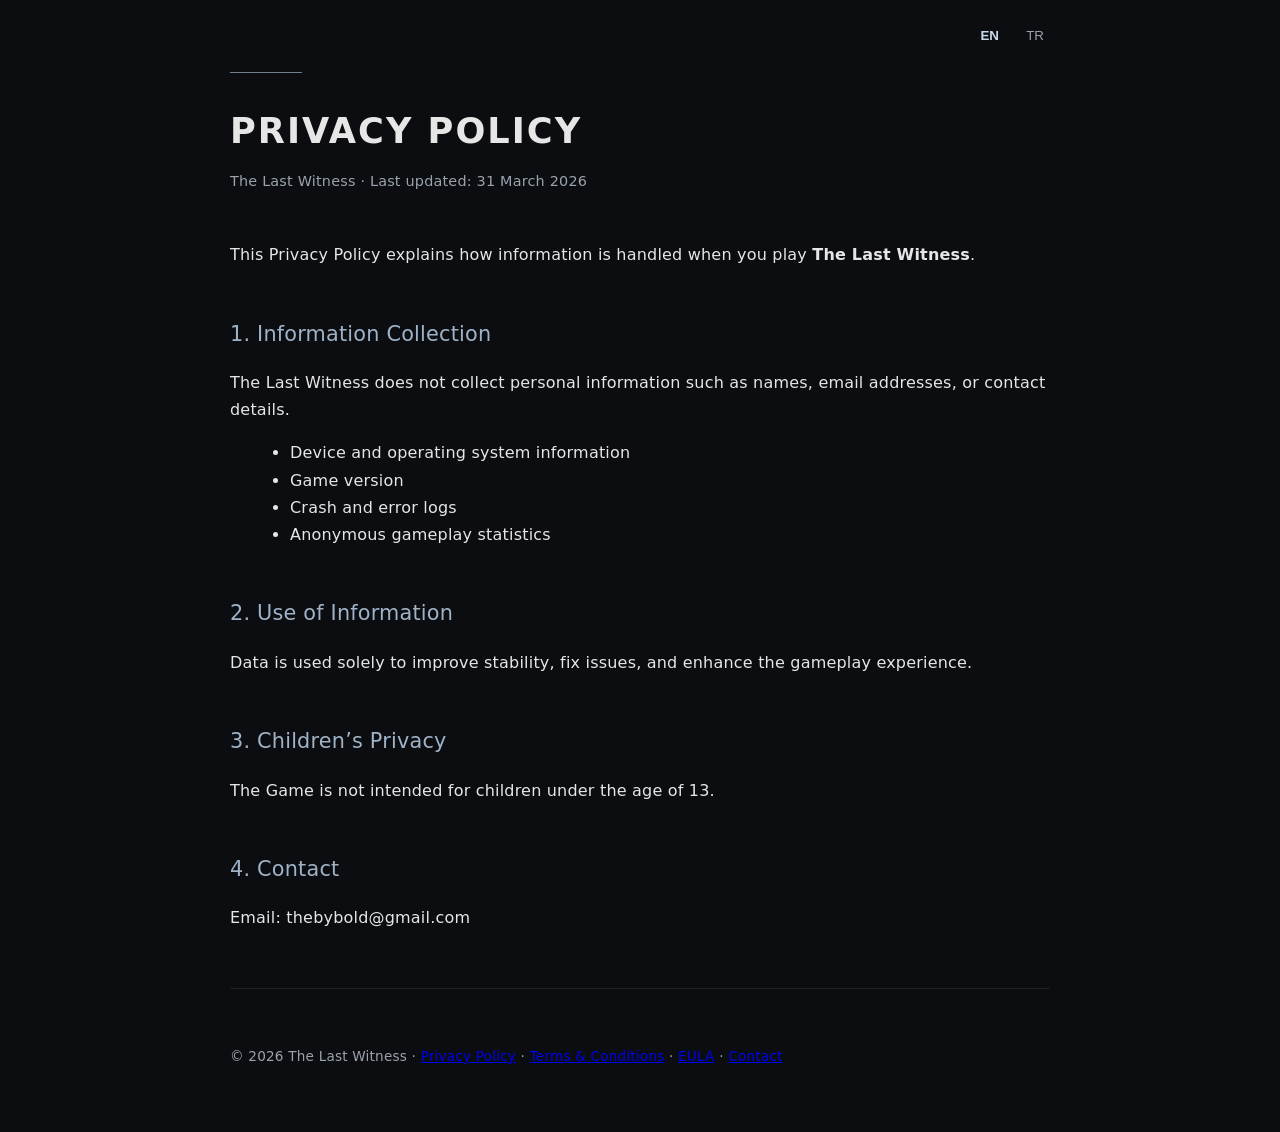
<file: index.html>
<!DOCTYPE html>
<html lang="en">
<head>
  <meta charset="UTF-8" />
  <title>The Last Witness – Privacy Policy</title>
  <meta name="viewport" content="width=device-width, initial-scale=1.0" />

  <style>
    :root {
      --bg: #0b0d10;
      --text: #e6e6e6;
      --muted: #9aa3ad;
      --accent: #9fb3c8;
      --accent-strong: #c9d9ee;
      --line: rgba(255,255,255,0.08);
    }

    body {
      margin: 0;
      padding: 0;
      background: var(--bg);
      color: var(--text);
      font-family: system-ui, -apple-system, BlinkMacSystemFont, "Segoe UI",
                   Roboto, Arial, sans-serif;
      line-height: 1.7;
      letter-spacing: 0.2px;
    }

    .container {
      max-width: 820px;
      margin: 0 auto;
      padding: 72px 24px 64px;
      position: relative;
    }

    /* LANGUAGE SWITCH */
    .lang-switch {
      position: absolute;
      top: 24px;
      right: 24px;
      z-index: 10;
      font-size: 0.85rem;
      letter-spacing: 1px;
    }

    .lang-switch button {
      background: none;
      border: none;
      color: var(--muted);
      cursor: pointer;
      margin-left: 10px;
      padding: 4px 6px;
      transition: color 0.2s ease;
    }

    .lang-switch button:hover {
      color: var(--accent);
    }

    .lang-switch button.active {
      color: var(--accent-strong);
      font-weight: 600;
    }

    /* SIGIL */
    .sigil {
      width: 72px;
      height: 1px;
      background: var(--accent);
      opacity: 0.7;
      margin-bottom: 28px;
      animation: sigilPulse 4.5s ease-in-out infinite;
    }

    @keyframes sigilPulse {
      0%   { opacity: 0.35; }
      50%  { opacity: 0.85; }
      100% { opacity: 0.35; }
    }

    h1 {
      font-size: 2.2rem;
      letter-spacing: 2px;
      text-transform: uppercase;
      margin-bottom: 8px;
    }

    .subtitle {
      color: var(--muted);
      font-size: 0.9rem;
      margin-bottom: 48px;
    }

    h2 {
      margin-top: 48px;
      font-size: 1.3rem;
      color: var(--accent);
      font-weight: 500;
    }

    p, li {
      font-size: 1rem;
    }

    ul {
      margin-left: 20px;
    }

    hr {
      border: none;
      border-top: 1px solid var(--line);
      margin: 56px 0;
    }

    footer {
      font-size: 0.85rem;
      color: var(--muted);
    }

    .lang {
      display: none;
    }

    .lang.active {
      display: block;
    }
  </style>
</head>

<body>
  <div class="container">

    <!-- LANGUAGE SWITCH -->
    <div class="lang-switch">
      <button id="btn-en" class="active" onclick="setLang('en')">EN</button>
      <button id="btn-tr" onclick="setLang('tr')">TR</button>
    </div>

    <!-- SIGIL -->
    <div class="sigil"></div>

    <!-- ENGLISH -->
    <div id="lang-en" class="lang active">
      <h1>Privacy Policy</h1>
      <div class="subtitle">The Last Witness · Last updated: 31 March 2026</div>

      <p>
        This Privacy Policy explains how information is handled when you play
        <strong>The Last Witness</strong>.
      </p>

      <h2>1. Information Collection</h2>
      <p>
        The Last Witness does not collect personal information such as names,
        email addresses, or contact details.
      </p>
      <ul>
        <li>Device and operating system information</li>
        <li>Game version</li>
        <li>Crash and error logs</li>
        <li>Anonymous gameplay statistics</li>
      </ul>

      <h2>2. Use of Information</h2>
      <p>
        Data is used solely to improve stability, fix issues, and enhance the
        gameplay experience.
      </p>

      <h2>3. Children’s Privacy</h2>
      <p>
        The Game is not intended for children under the age of 13.
      </p>

      <h2>4. Contact</h2>
      <p>Email: thebybold@gmail.com</p>
    </div>

    <!-- TURKISH -->
    <div id="lang-tr" class="lang">
      <h1>Gizlilik Politikası</h1>
      <div class="subtitle">The Last Witness · Son güncelleme: 31 Mart 2026</div>

      <p>
        Bu Gizlilik Politikası, <strong>The Last Witness</strong> oyununu
        oynadığınızda bilgilerin nasıl işlendiğini açıklar.
      </p>

      <h2>1. Bilgi Toplama</h2>
      <p>
        The Last Witness; ad, e‑posta veya iletişim bilgileri gibi kişisel
        verileri toplamaz.
      </p>
      <ul>
        <li>Cihaz ve işletim sistemi bilgileri</li>
        <li>Oyun sürümü</li>
        <li>Çökme ve hata kayıtları</li>
        <li>Anonim oyun içi istatistikler</li>
      </ul>

      <h2>2. Bilgilerin Kullanımı</h2>
      <p>
        Toplanan veriler yalnızca oyunun kararlılığını artırmak, hataları
        düzeltmek ve deneyimi iyileştirmek amacıyla kullanılır.
      </p>

      <h2>3. Çocukların Gizliliği</h2>
      <p>
        Oyun 13 yaş altındaki çocuklara yönelik değildir.
      </p>

      <h2>4. İletişim</h2>
      <p>E‑posta: thebybold@gmail.com</p>
    </div>

    <hr />
<footer>
  © 2026 The Last Witness ·
  <a href="index.html">Privacy Policy</a> ·
  <a href="terms.html">Terms & Conditions</a> ·
  <a href="eula.html">EULA</a> ·
  <a href="mailto:thebybold@gmail.com">Contact</a>
</footer>

  </div>

  <script>
    function setLang(lang) {
      document.getElementById('lang-en').classList.remove('active');
      document.getElementById('lang-tr').classList.remove('active');
      document.getElementById('btn-en').classList.remove('active');
      document.getElementById('btn-tr').classList.remove('active');

      document.getElementById('lang-' + lang).classList.add('active');
      document.getElementById('btn-' + lang).classList.add('active');

      document.documentElement.lang = lang;
    }
  </script>
</body>
</html>
</file>
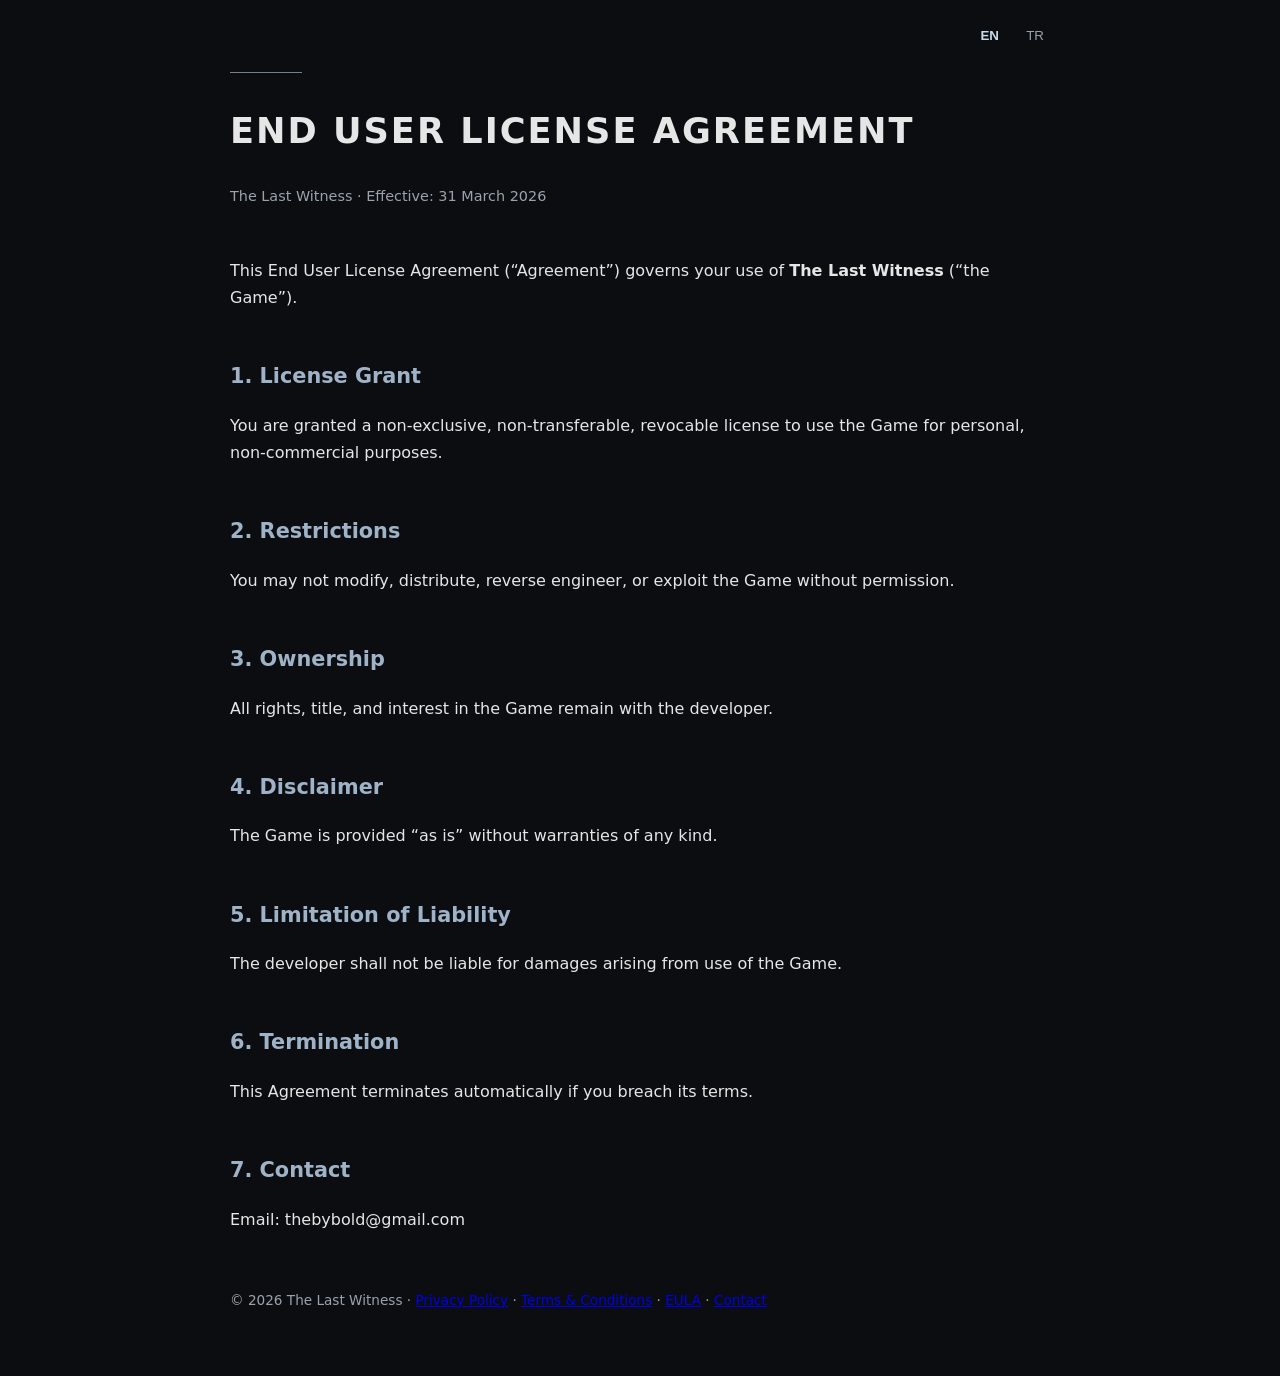
<file: eula.html>
<!DOCTYPE html>
<html lang="en">
<head>
  <meta charset="UTF-8" />
  <title>The Last Witness – EULA</title>
  <meta name="viewport" content="width=device-width, initial-scale=1.0" />
  <link rel="stylesheet" href="assets/style.css" />
</head>

<body>
<div class="container">

  <div class="lang-switch">
    <button id="btn-en" class="active">EN</button>
    <button id="btn-tr">TR</button>
  </div>

  <div class="sigil"></div>

  <!-- EN -->
  <div id="lang-en" class="lang active">
    <h1>End User License Agreement</h1>
    <div class="subtitle">The Last Witness · Effective: 31 March 2026</div>

    <p>
      This End User License Agreement (“Agreement”) governs your use of
      <strong>The Last Witness</strong> (“the Game”).
    </p>

    <h2>1. License Grant</h2>
    <p>
      You are granted a non‑exclusive, non‑transferable, revocable license to
      use the Game for personal, non‑commercial purposes.
    </p>

    <h2>2. Restrictions</h2>
    <p>
      You may not modify, distribute, reverse engineer, or exploit the Game
      without permission.
    </p>

    <h2>3. Ownership</h2>
    <p>
      All rights, title, and interest in the Game remain with the developer.
    </p>

    <h2>4. Disclaimer</h2>
    <p>
      The Game is provided “as is” without warranties of any kind.
    </p>

    <h2>5. Limitation of Liability</h2>
    <p>
      The developer shall not be liable for damages arising from use of the Game.
    </p>

    <h2>6. Termination</h2>
    <p>
      This Agreement terminates automatically if you breach its terms.
    </p>

    <h2>7. Contact</h2>
    <p>Email: thebybold@gmail.com</p>
  </div>

  <!-- TR -->
  <div id="lang-tr" class="lang">
    <h1>Son Kullanıcı Lisans Sözleşmesi</h1>
    <div class="subtitle">The Last Witness · Yürürlük: 31 Mart 2026</div>

    <p>
      Bu sözleşme, <strong>The Last Witness</strong> oyununun kullanımını
      düzenler.
    </p>

    <h2>1. Lisans</h2>
    <p>
      Oyun, kişisel ve ticari olmayan kullanım için lisanslanmıştır.
    </p>

    <h2>2. Kısıtlamalar</h2>
    <p>
      Oyun izinsiz değiştirilemez, dağıtılamaz veya tersine mühendislik
      yapılamaz.
    </p>

    <h2>3. Mülkiyet</h2>
    <p>
      Oyunun tüm hakları geliştiriciye aittir.
    </p>

    <h2>4. Sorumluluk Reddi</h2>
    <p>
      Oyun “olduğu gibi” sunulmaktadır.
    </p>

    <h2>5. Sorumluluğun Sınırı</h2>
    <p>
      Geliştirici, doğabilecek zararlardan sorumlu tutulamaz.
    </p>

    <h2>6. Fesih</h2>
    <p>
      Şartların ihlali durumunda lisans otomatik olarak sona erer.
    </p>

    <h2>7. İletişim</h2>
    <p>E‑posta: thebybold@gmail.com</p>
  </div>

 <footer>
  © 2026 The Last Witness ·
  <a href="index.html">Privacy Policy</a> ·
  <a href="terms.html">Terms & Conditions</a> ·
  <a href="eula.html">EULA</a> ·
  <a href="mailto:thebybold@gmail.com">Contact</a>
</footer>

</div>

<script src="assets/legal.js"></script>
</body>
</html>
</file>
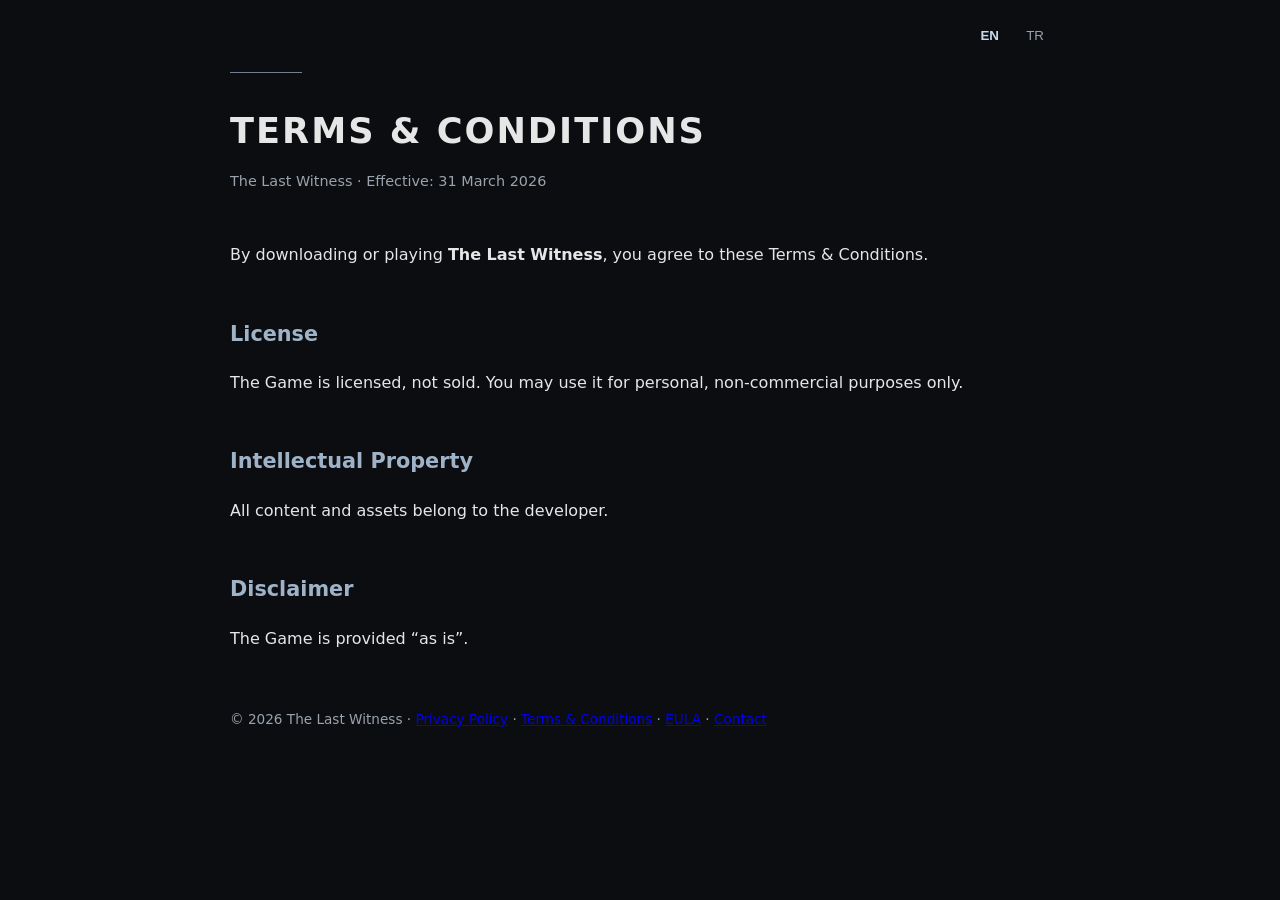
<file: terms.html>
<!DOCTYPE html>
<html lang="en">
<head>
  <meta charset="UTF-8" />
  <title>The Last Witness – Terms & Conditions</title>
  <meta name="viewport" content="width=device-width, initial-scale=1.0" />

  <style>
    :root {
      --bg: #0b0d10;
      --text: #e6e6e6;
      --muted: #9aa3ad;
      --accent: #9fb3c8;
      --accent-strong: #c9d9ee;
      --line: rgba(255,255,255,0.08);
    }

    body {
      margin: 0;
      background: var(--bg);
      color: var(--text);
      font-family: system-ui, -apple-system, BlinkMacSystemFont, "Segoe UI",
                   Roboto, Arial, sans-serif;
      line-height: 1.7;
    }

    .container {
      max-width: 820px;
      margin: 0 auto;
      padding: 72px 24px 64px;
      position: relative;
    }

    .lang-switch {
      position: absolute;
      top: 24px;
      right: 24px;
      z-index: 10;
      font-size: 0.85rem;
      letter-spacing: 1px;
    }

    .lang-switch button {
      background: none;
      border: none;
      color: var(--muted);
      cursor: pointer;
      margin-left: 10px;
      padding: 4px 6px;
    }

    .lang-switch button.active {
      color: var(--accent-strong);
      font-weight: 600;
    }

    .sigil {
      width: 72px;
      height: 1px;
      background: var(--accent);
      opacity: 0.7;
      margin-bottom: 28px;
      animation: sigilPulse 4.5s ease-in-out infinite;
    }

    @keyframes sigilPulse {
      0% { opacity: 0.35; }
      50% { opacity: 0.85; }
      100% { opacity: 0.35; }
    }

    h1 {
      font-size: 2.2rem;
      letter-spacing: 2px;
      text-transform: uppercase;
      margin-bottom: 8px;
    }

    .subtitle {
      color: var(--muted);
      font-size: 0.9rem;
      margin-bottom: 48px;
    }

    h2 {
      margin-top: 48px;
      font-size: 1.3rem;
      color: var(--accent);
    }

    .lang { display: none; }
    .lang.active { display: block; }

    footer {
      margin-top: 56px;
      font-size: 0.85rem;
      color: var(--muted);
    }
  </style>
</head>

<body>
<div class="container">

  <div class="lang-switch">
    <button id="btn-en" class="active">EN</button>
    <button id="btn-tr">TR</button>
  </div>

  <div class="sigil"></div>

  <!-- EN -->
  <div id="lang-en" class="lang active">
    <h1>Terms & Conditions</h1>
    <div class="subtitle">The Last Witness · Effective: 31 March 2026</div>

    <p>
      By downloading or playing <strong>The Last Witness</strong>, you agree to
      these Terms & Conditions.
    </p>

    <h2>License</h2>
    <p>
      The Game is licensed, not sold. You may use it for personal,
      non‑commercial purposes only.
    </p>

    <h2>Intellectual Property</h2>
    <p>
      All content and assets belong to the developer.
    </p>

    <h2>Disclaimer</h2>
    <p>
      The Game is provided “as is”.
    </p>
  </div>

  <!-- TR -->
  <div id="lang-tr" class="lang">
    <h1>Kullanım Şartları</h1>
    <div class="subtitle">The Last Witness · Yürürlük: 31 Mart 2026</div>

    <p>
      <strong>The Last Witness</strong> oyununu kullanarak bu şartları kabul
      etmiş olursunuz.
    </p>

    <h2>Lisans</h2>
    <p>
      Oyun satılmaz, lisanslanır. Yalnızca kişisel kullanım içindir.
    </p>

    <h2>Fikri Mülkiyet</h2>
    <p>
      Tüm içerikler geliştiriciye aittir.
    </p>

    <h2>Sorumluluk Reddi</h2>
    <p>
      Oyun “olduğu gibi” sunulmaktadır.
    </p>
  </div>

  <footer>
  © 2026 The Last Witness ·
  <a href="index.html">Privacy Policy</a> ·
  <a href="terms.html">Terms & Conditions</a> ·
  <a href="eula.html">EULA</a> ·
  <a href="mailto:thebybold@gmail.com">Contact</a>
</footer>
</div>

<script>
  document.addEventListener("DOMContentLoaded", () => {
    const btnEn = document.getElementById("btn-en");
    const btnTr = document.getElementById("btn-tr");
    const langEn = document.getElementById("lang-en");
    const langTr = document.getElementById("lang-tr");

    btnEn.addEventListener("click", () => {
      langEn.classList.add("active");
      langTr.classList.remove("active");
      btnEn.classList.add("active");
      btnTr.classList.remove("active");
      document.documentElement.lang = "en";
    });

    btnTr.addEventListener("click", () => {
      langTr.classList.add("active");
      langEn.classList.remove("active");
      btnTr.classList.add("active");
      btnEn.classList.remove("active");
      document.documentElement.lang = "tr";
    });
  });
</script>

</body>
</html>
</file>
<file: assets/style.css>
:root {
  --bg: #0b0d10;
  --text: #e6e6e6;
  --muted: #9aa3ad;
  --accent: #9fb3c8;
  --accent-strong: #c9d9ee;
  --line: rgba(255,255,255,0.08);
}

body {
  margin: 0;
  background: var(--bg);
  color: var(--text);
  font-family: system-ui, -apple-system, BlinkMacSystemFont, "Segoe UI",
               Roboto, Arial, sans-serif;
  line-height: 1.7;
}

.container {
  max-width: 820px;
  margin: 0 auto;
  padding: 72px 24px 64px;
  position: relative;
}

.lang-switch {
  position: absolute;
  top: 24px;
  right: 24px;
  z-index: 10;
  font-size: 0.85rem;
  letter-spacing: 1px;
}

.lang-switch button {
  background: none;
  border: none;
  color: var(--muted);
  cursor: pointer;
  margin-left: 10px;
}

.lang-switch button.active {
  color: var(--accent-strong);
  font-weight: 600;
}

.sigil {
  width: 72px;
  height: 1px;
  background: var(--accent);
  opacity: 0.7;
  margin-bottom: 28px;
  animation: sigilPulse 4.5s ease-in-out infinite;
}

@keyframes sigilPulse {
  0% { opacity: 0.35; }
  50% { opacity: 0.85; }
  100% { opacity: 0.35; }
}

h1 {
  font-size: 2.2rem;
  letter-spacing: 2px;
  text-transform: uppercase;
}

.subtitle {
  color: var(--muted);
  font-size: 0.9rem;
  margin-bottom: 48px;
}

h2 {
  margin-top: 48px;
  font-size: 1.3rem;
  color: var(--accent);
}

.lang { display: none; }
.lang.active { display: block; }

footer {
  margin-top: 56px;
  font-size: 0.85rem;
  color: var(--muted);
}
</file>
